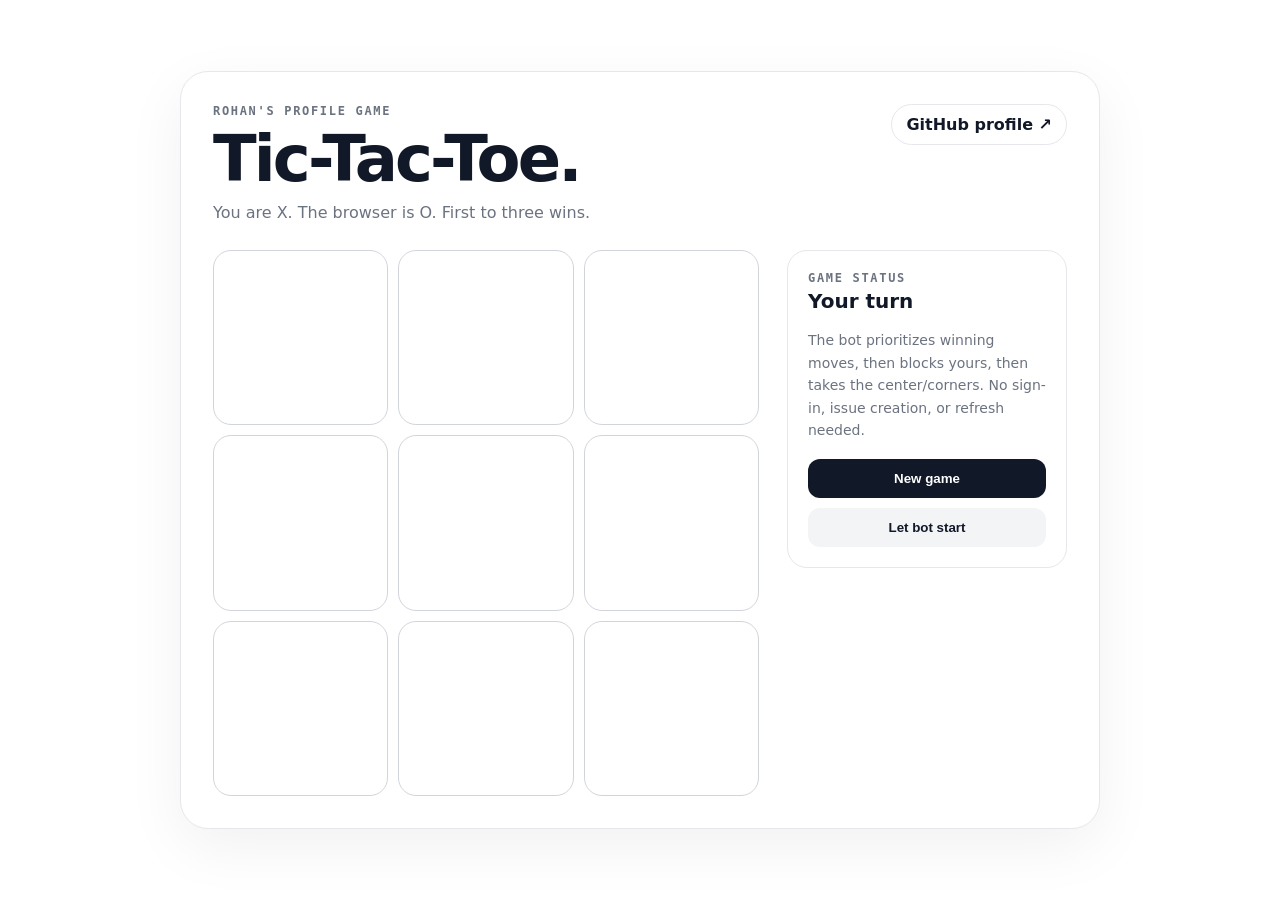
<file: tictactoe.html>
<!doctype html>
<html lang="en">
<head>
  <meta charset="utf-8" />
  <meta name="viewport" content="width=device-width,initial-scale=1" />
  <title>Tic-Tac-Toe — Rohan Malhotra</title>
  <style>
    *{box-sizing:border-box} body{margin:0;background:#fff;color:#111827;font-family:Inter,ui-sans-serif,system-ui,-apple-system,BlinkMacSystemFont,"Segoe UI",sans-serif;min-height:100vh;display:grid;place-items:center;padding:24px}.shell{width:min(920px,100%);border:1px solid #e5e7eb;border-radius:28px;padding:32px;background:#fff;box-shadow:0 18px 60px rgba(17,24,39,.06)}.top{display:flex;justify-content:space-between;gap:24px;align-items:flex-start;margin-bottom:28px}.eyebrow{font:600 12px/1.2 ui-monospace,SFMono-Regular,Menlo,monospace;letter-spacing:.14em;color:#6b7280;text-transform:uppercase}.title{font-size:clamp(34px,6vw,64px);line-height:.98;letter-spacing:-.045em;margin:10px 0 12px}.sub{color:#6b7280;margin:0}.back{color:#111827;text-decoration:none;border:1px solid #e5e7eb;border-radius:999px;padding:10px 14px;font-weight:600;white-space:nowrap}.content{display:grid;grid-template-columns:1fr 280px;gap:28px;align-items:start}.board{display:grid;grid-template-columns:repeat(3,1fr);gap:10px}.cell{aspect-ratio:1;border:1px solid #d1d5db;border-radius:18px;background:#fff;font-size:clamp(38px,8vw,72px);font-weight:700;color:#111827;cursor:pointer;transition:.16s ease}.cell:hover{background:#f9fafb;transform:translateY(-1px)}.cell:disabled{cursor:default}.side{border:1px solid #e5e7eb;border-radius:20px;padding:20px}.status{font-size:20px;font-weight:700;margin:4px 0 16px}.meta{color:#6b7280;font-size:14px;line-height:1.6}.actions{display:grid;gap:10px;margin-top:18px}.btn{border:0;border-radius:12px;padding:12px 14px;font-weight:700;cursor:pointer}.primary{background:#111827;color:#fff}.secondary{background:#f3f4f6;color:#111827}@media(max-width:720px){.content{grid-template-columns:1fr}.top{flex-direction:column}.back{align-self:flex-start}.shell{padding:22px}}
  </style>
</head>
<body>
  <main class="shell">
    <div class="top">
      <div><div class="eyebrow">Rohan's profile game</div><h1 class="title">Tic-Tac-Toe.</h1><p class="sub">You are X. The browser is O. First to three wins.</p></div>
      <a class="back" href="https://github.com/rohanmalhotracodes">GitHub profile ↗</a>
    </div>
    <section class="content">
      <div class="board" id="board"></div>
      <aside class="side">
        <div class="eyebrow">Game status</div>
        <div class="status" id="status">Your turn</div>
        <div class="meta">The bot prioritizes winning moves, then blocks yours, then takes the center/corners. No sign-in, issue creation, or refresh needed.</div>
        <div class="actions"><button class="btn primary" id="reset">New game</button><button class="btn secondary" id="botFirst">Let bot start</button></div>
      </aside>
    </section>
  </main>
<script>
const boardEl=document.getElementById('board'),statusEl=document.getElementById('status');let board=Array(9).fill(''),over=false,locked=false;
const wins=[[0,1,2],[3,4,5],[6,7,8],[0,3,6],[1,4,7],[2,5,8],[0,4,8],[2,4,6]];
function winner(b){for(const [a,c,d] of wins)if(b[a]&&b[a]===b[c]&&b[a]===b[d])return b[a];return b.every(Boolean)?'draw':null}
function render(){boardEl.innerHTML='';board.forEach((v,i)=>{const b=document.createElement('button');b.className='cell';b.textContent=v;b.disabled=!!v||over||locked;b.onclick=()=>play(i);boardEl.appendChild(b)})}
function play(i){if(board[i]||over||locked)return;board[i]='X';afterMove('X')}
function afterMove(){render();const w=winner(board);if(w)return finish(w);locked=true;statusEl.textContent='Bot is thinking…';setTimeout(botMove,240)}
function scoreMove(sym){for(const [a,b,c] of wins){const line=[board[a],board[b],board[c]],idx=[a,b,c];if(line.filter(x=>x===sym).length===2&&line.includes(''))return idx[line.indexOf('')]}return -1}
function botMove(){let i=scoreMove('O');if(i<0)i=scoreMove('X');if(i<0&&board[4]==='')i=4;if(i<0){const opts=[0,2,6,8].filter(x=>!board[x]);if(opts.length)i=opts[Math.floor(Math.random()*opts.length)]}if(i<0){const opts=board.map((v,j)=>v?'':j).filter(v=>v!=='');i=opts[Math.floor(Math.random()*opts.length)]}if(i!==undefined&&i>=0)board[i]='O';locked=false;render();const w=winner(board);if(w)finish(w);else statusEl.textContent='Your turn'}
function finish(w){over=true;locked=false;statusEl.textContent=w==='draw'?'Draw game':w==='X'?'You win 🎉':'Bot wins';render()}
function reset(bot=false){board=Array(9).fill('');over=false;locked=false;statusEl.textContent=bot?'Bot starts…':'Your turn';render();if(bot){locked=true;setTimeout(botMove,220)}}
document.getElementById('reset').onclick=()=>reset(false);document.getElementById('botFirst').onclick=()=>reset(true);reset();
</script>
</body>
</html>
</file>
